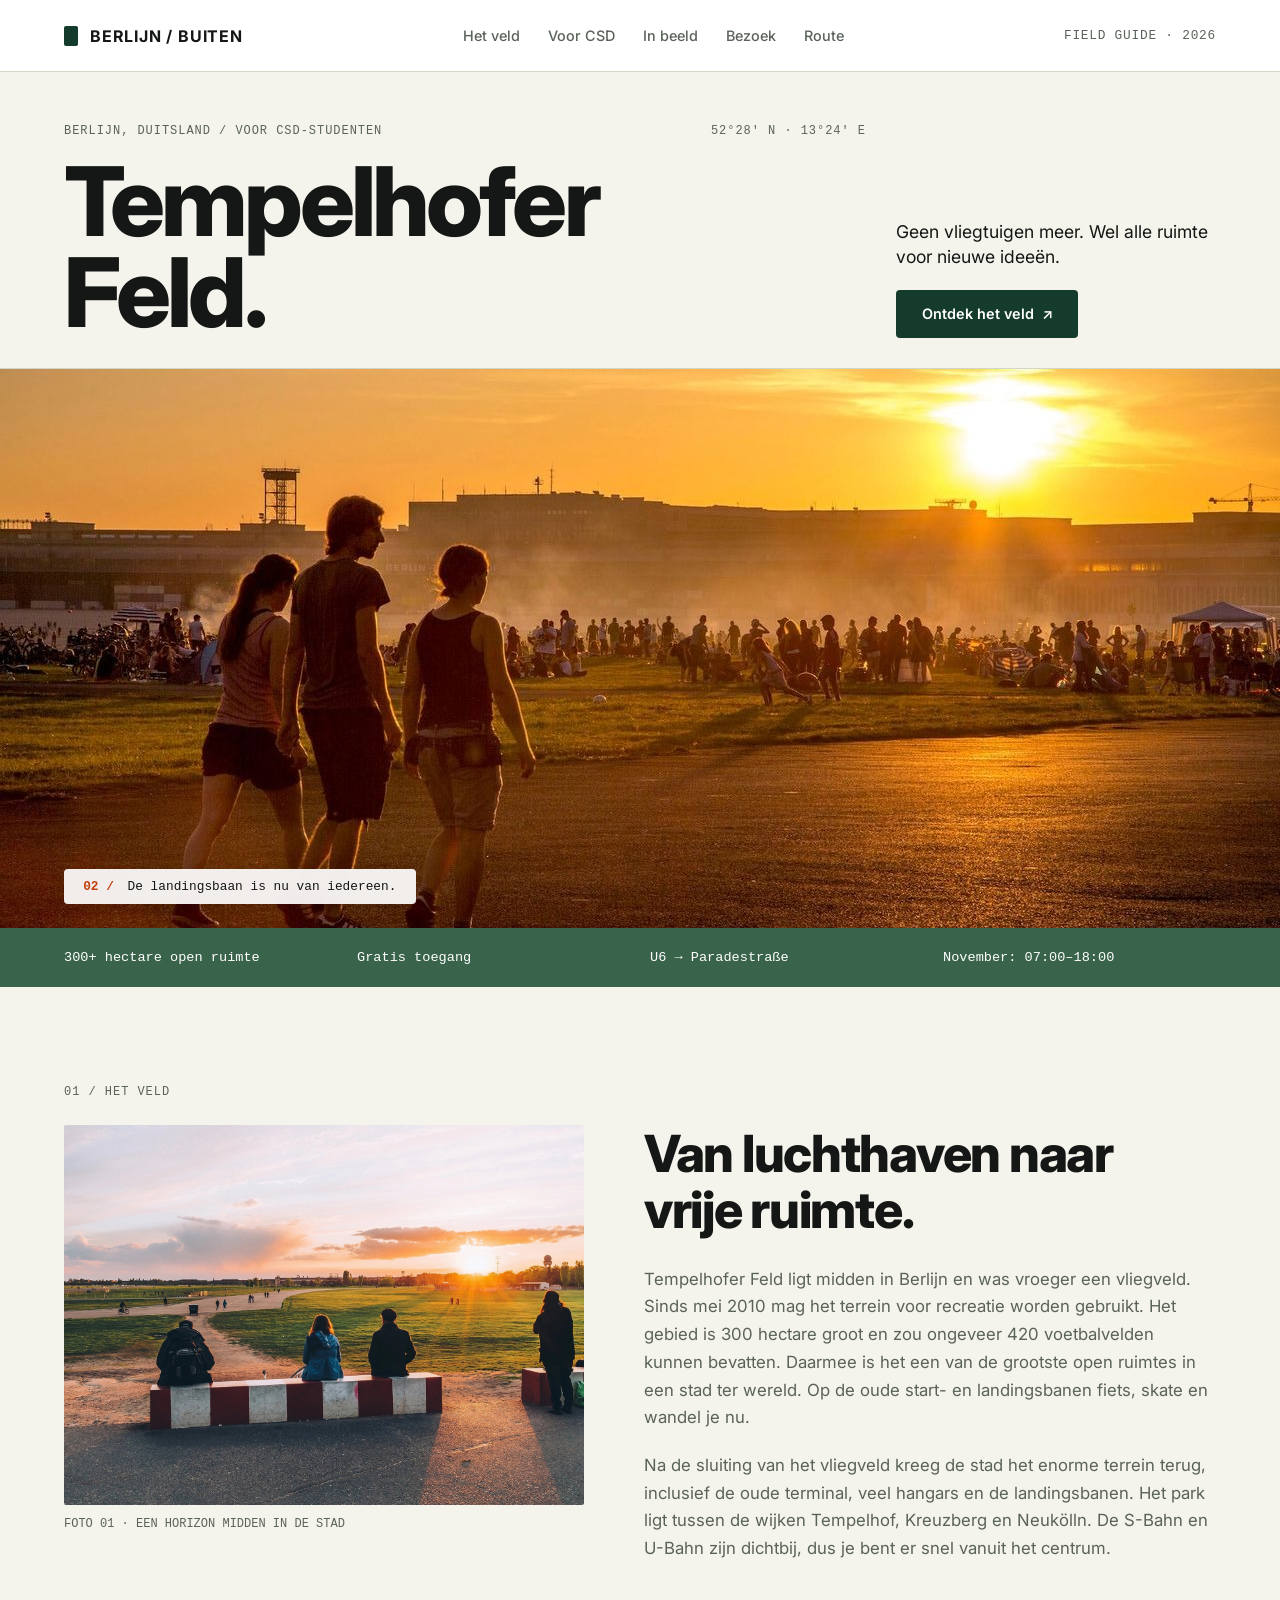
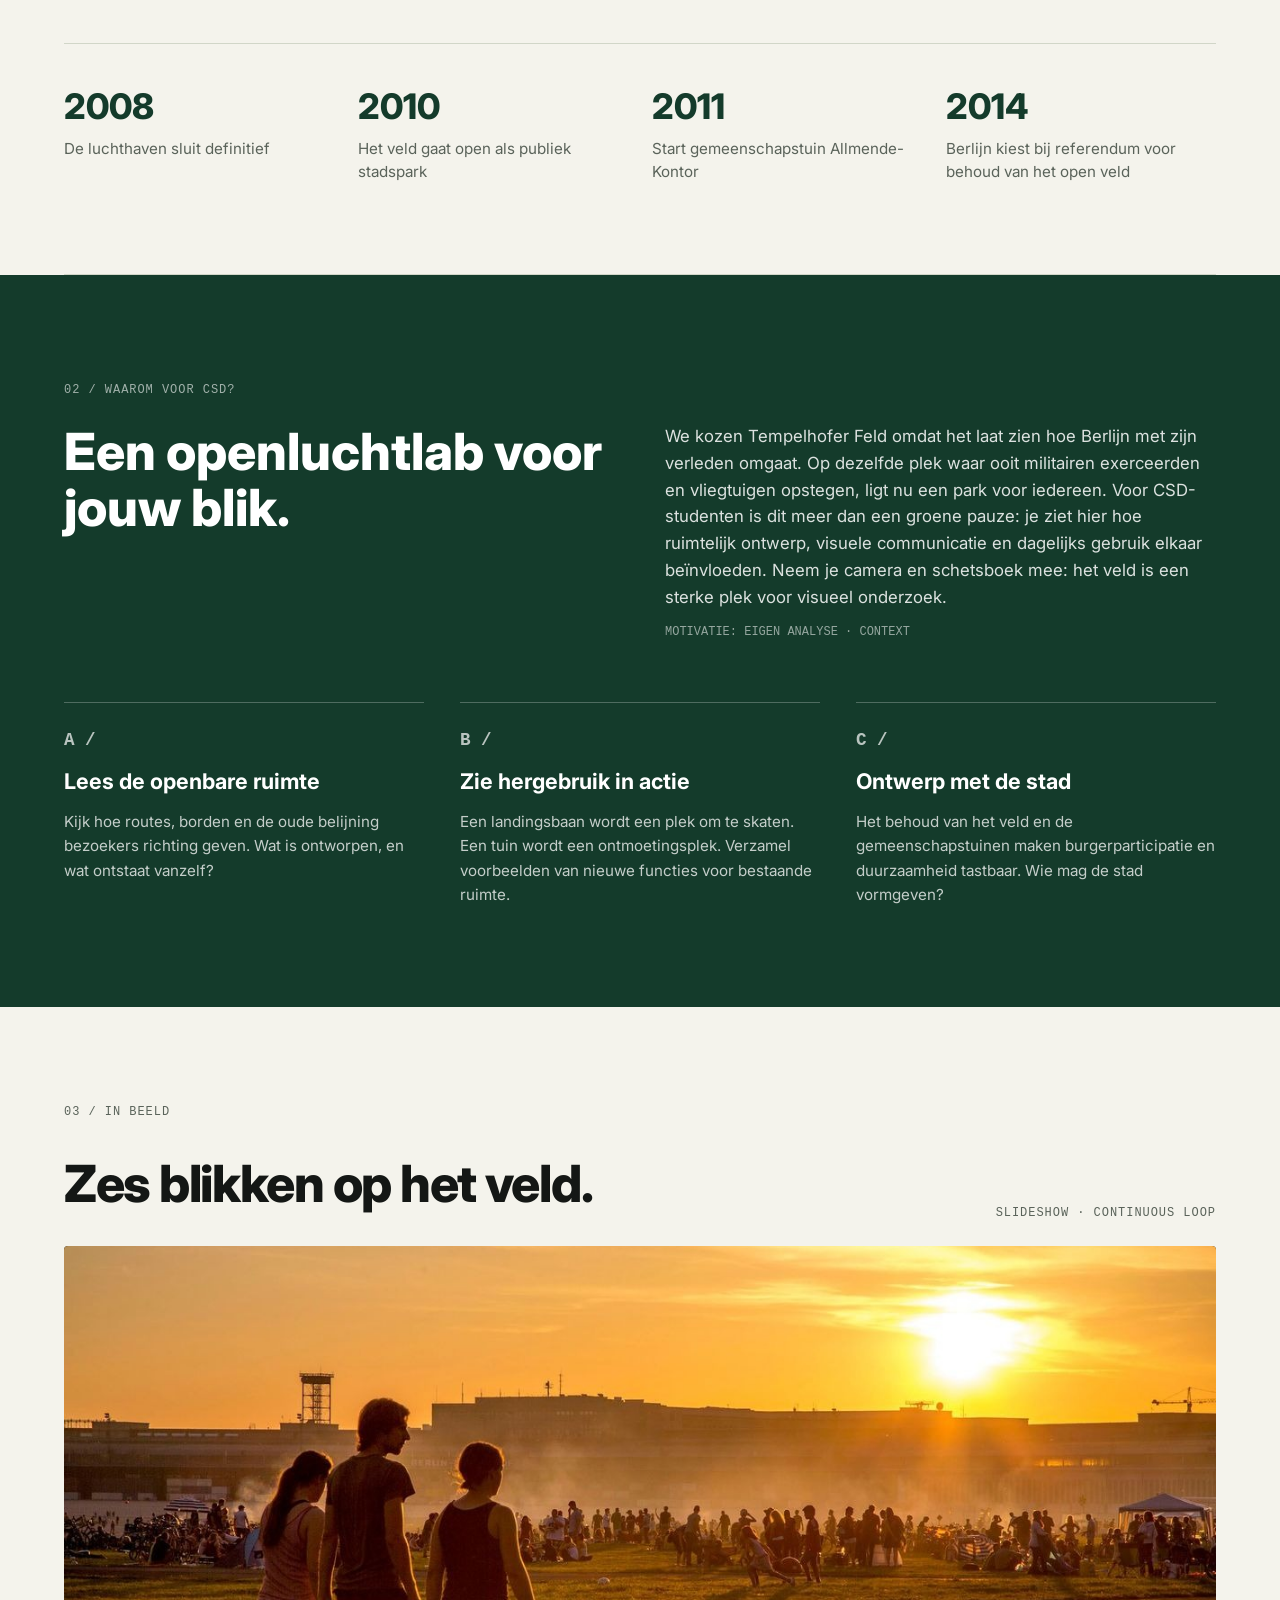
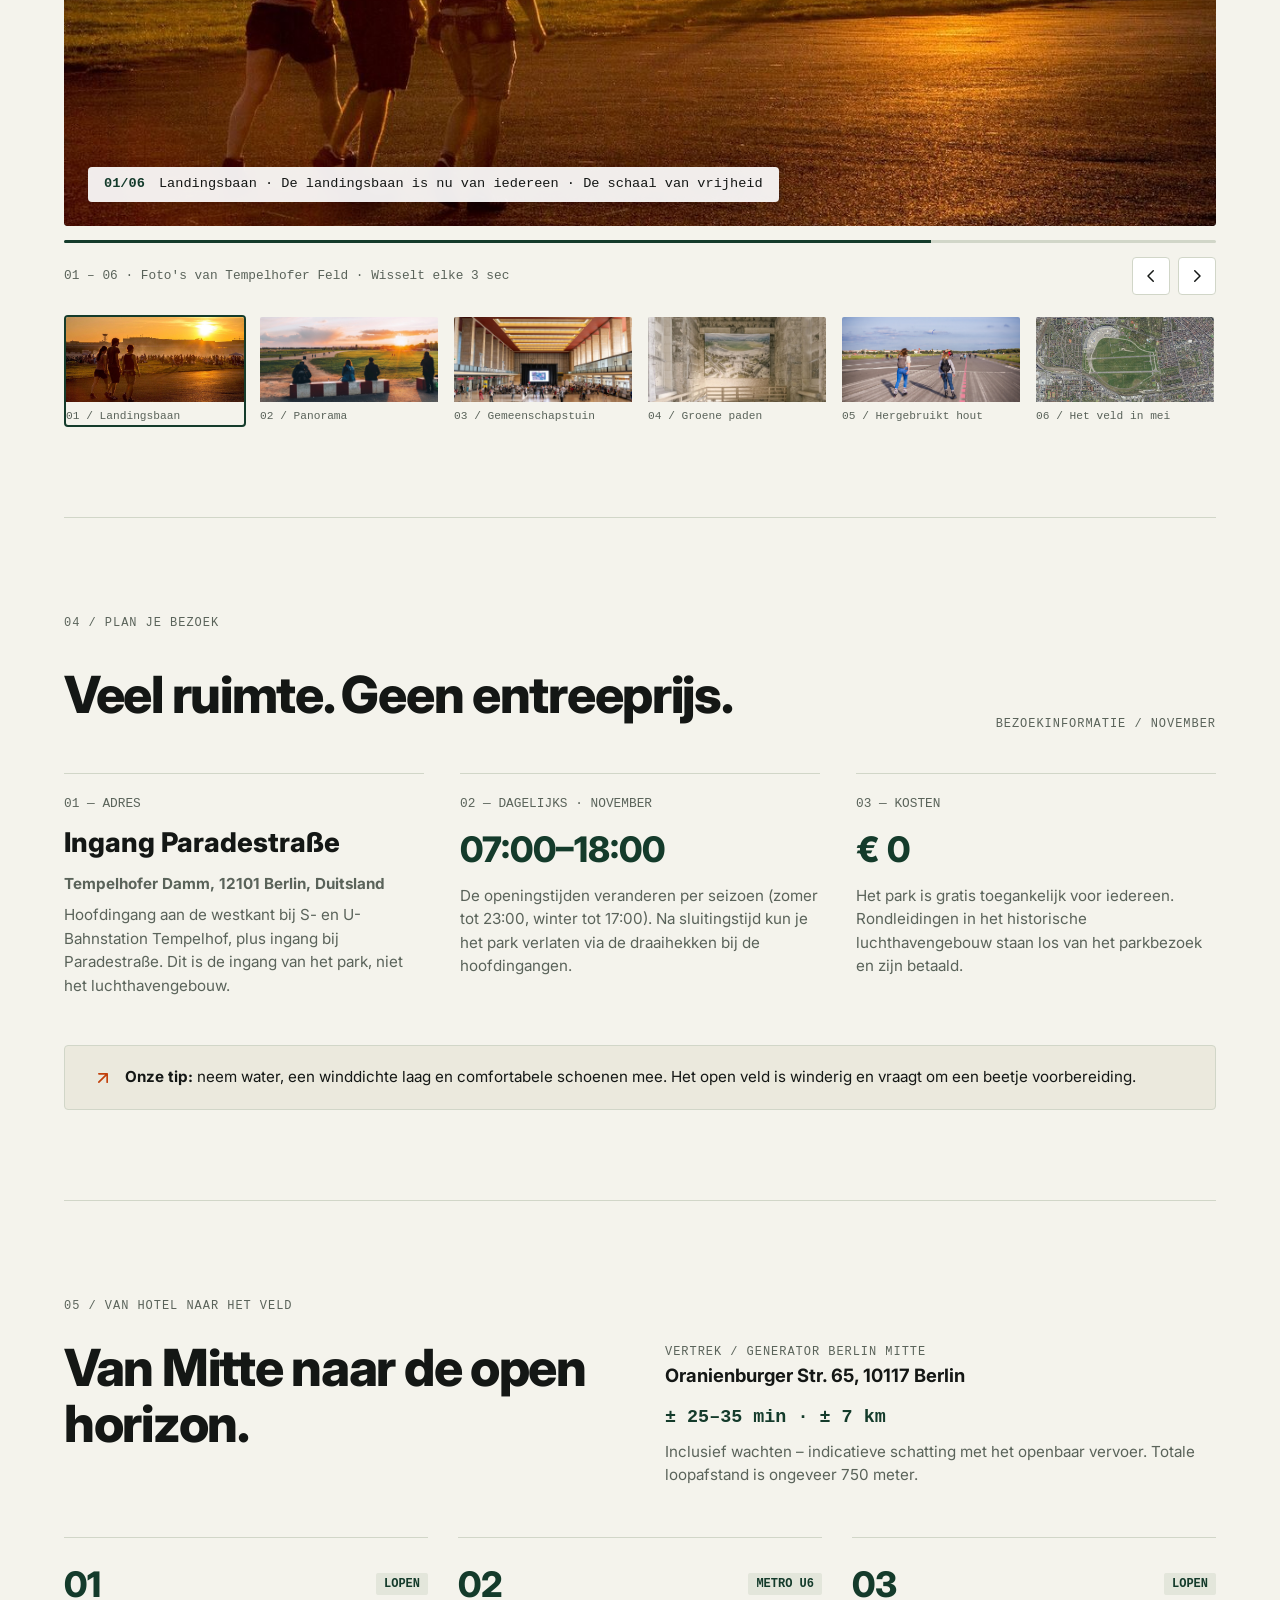
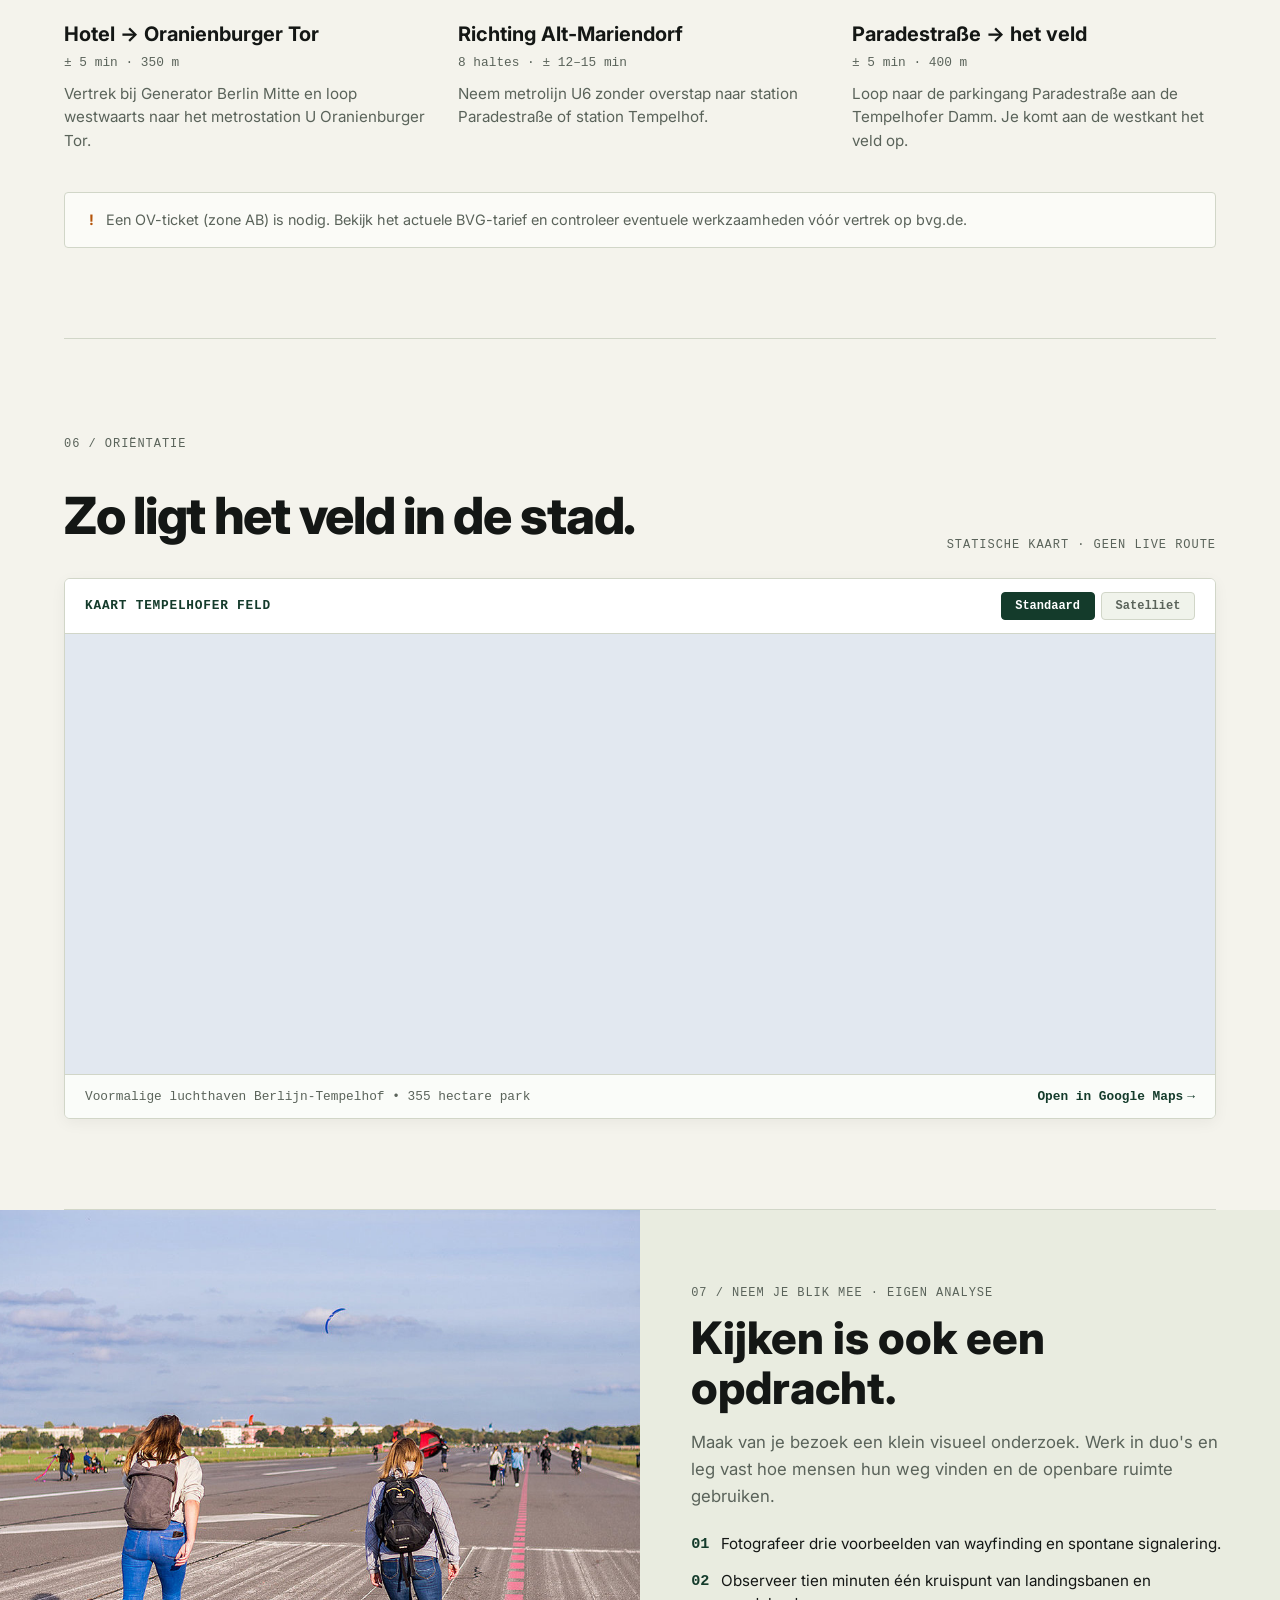
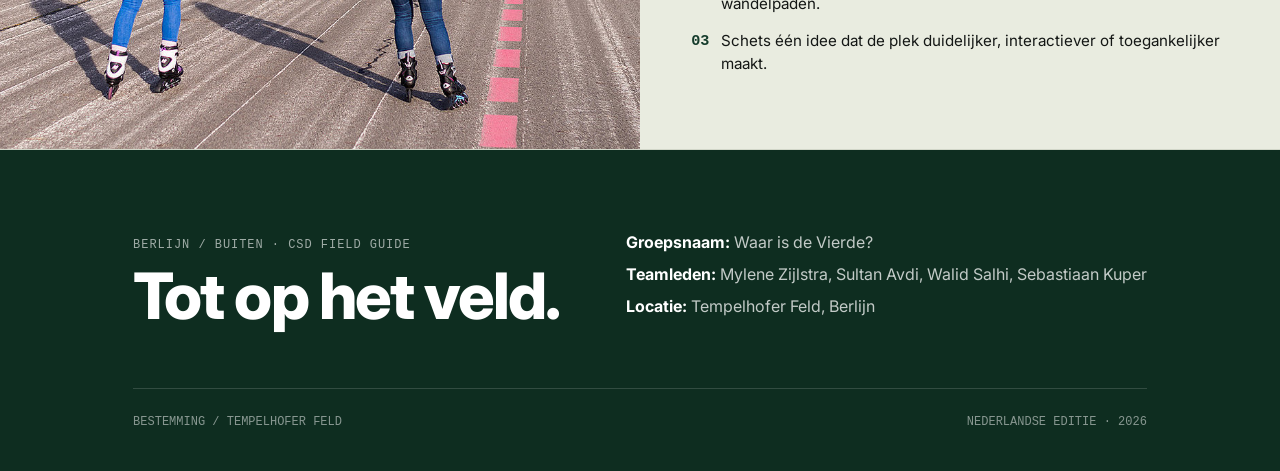
<file: index.html>
<!doctype html>
<html lang="nl">
<head>
  <meta charset="utf-8">
  <meta name="viewport" content="width=device-width, initial-scale=1">
  <title>Tempelhofer Feld — Berlin's Best Field Guide</title>
  <meta name="description" content="Tempelhofer Feld in Berlijn: een vliegveld als stadspark. Gids voor CSD-studenten met geschiedenis, praktische info, route en slideshow.">
  <link rel="preconnect" href="https://fonts.googleapis.com">
  <link rel="preconnect" href="https://fonts.gstatic.com" crossorigin>
  <link href="https://fonts.googleapis.com/css2?family=Inter:wght@400;500;600;700;800&display=swap" rel="stylesheet">
  <link rel="stylesheet" href="styles.css">
</head>
<body>

  <!-- ============================================================
       SITE HEADER MET HAMBURGER MENU
       ============================================================ -->
  <header class="site-header">
    <a href="#" class="brand">
      <span class="brand-icon"></span>
      <span>BERLIJN / BUITEN</span>
    </a>

    <!-- Desktop Navigatie -->
    <nav class="navigation" aria-label="Hoofdnavigatie">
      <a href="#veld">Het veld</a>
      <a href="#csd">Voor CSD</a>
      <a href="#beeld">In beeld</a>
      <a href="#bezoek">Bezoek</a>
      <a href="#route">Route</a>
    </nav>

    <div class="header-action">
      <span>FIELD GUIDE · 2026</span>
    </div>

    <!-- Hamburger Knop voor Mobiel -->
    <button class="hamburger-btn" id="hamburger-btn" aria-label="Menu openen of sluiten" aria-expanded="false">
      <svg fill="none" stroke="currentColor" viewBox="0 0 24 24">
        <path stroke-linecap="round" stroke-linejoin="round" stroke-width="2" d="M4 6h16M4 12h16M4 18h16"></path>
      </svg>
    </button>
  </header>

  <!-- Mobiel Navigatiemenu -->
  <div class="mobile-nav" id="mobile-nav">
    <a href="#veld">Het veld</a>
    <a href="#csd">Voor CSD</a>
    <a href="#beeld">In beeld</a>
    <a href="#bezoek">Bezoek</a>
    <a href="#route">Route</a>
  </div>

  <main>
    <!-- ============================================================
         HERO SECTIE
         ============================================================ -->
    <section class="hero">
      <div class="section-wrap">
        <div class="hero-header-grid">
          <div class="hero-title-area">
            <div class="hero-meta-top">
              <span class="mono-tag">BERLIJN, DUITSLAND / VOOR CSD-STUDENTEN</span>
              <span class="mono-tag">52°28' N · 13°24' E</span>
            </div>
            <h1>Tempelhofer<br>Feld.</h1>
          </div>
          <div class="hero-aside">
            <p>Geen vliegtuigen meer. Wel alle ruimte voor nieuwe ideeën.</p>
            <a href="#veld" class="btn-primary">
              <span>Ontdek het veld</span>
              <span>↗</span>
            </a>
          </div>
        </div>
      </div>

      <!-- Grote Hero Foto met Floating Pill -->
      <div class="hero-banner-image">
        <img src="img/foto2.jpg" alt="Startbaan Tempelhofer Feld met weidse lucht" onerror="this.src='documenten/img/foto2.jpg'">
        <div class="floating-pill">
          <span>02 /</span> De landingsbaan is nu van iedereen.
        </div>
      </div>

      <!-- Groene Stats Balk onder Hero -->
      <div class="hero-stats-band">
        <div>300+ hectare open ruimte</div>
        <div>Gratis toegang</div>
        <div>U6 → Paradestraße</div>
        <div>November: 07:00–18:00</div>
      </div>
    </section>

    <!-- ============================================================
         SECTIE 01: HET VELD (Omschrijving & Timeline)
         ============================================================ -->
    <section class="section-intro-block section-wrap" id="veld">
      <div class="section-top-label">
        <span class="mono-tag">01 / HET VELD</span>
      </div>

      <div class="intro-two-cols">
        <div class="intro-image-card">
          <img src="img/foto3.jpg" alt="Panorama over de velden van Tempelhof" onerror="this.src='documenten/img/foto3.jpg'">
          <div class="image-subcaption">
            FOTO 01 · EEN HORIZON MIDDEN IN DE STAD
          </div>
        </div>

        <div class="intro-text-side">
          <h2>Van luchthaven naar vrije ruimte.</h2>
          <p>
            Tempelhofer Feld ligt midden in Berlijn en was vroeger een vliegveld. Sinds mei 2010 mag het terrein voor recreatie worden gebruikt. Het gebied is 300 hectare groot en zou ongeveer 420 voetbalvelden kunnen bevatten. Daarmee is het een van de grootste open ruimtes in een stad ter wereld. Op de oude start- en landingsbanen fiets, skate en wandel je nu.
          </p>
          <p>
            Na de sluiting van het vliegveld kreeg de stad het enorme terrein terug, inclusief de oude terminal, veel hangars en de landingsbanen. Het park ligt tussen de wijken Tempelhof, Kreuzberg en Neukölln. De S-Bahn en U-Bahn zijn dichtbij, dus je bent er snel vanuit het centrum.
          </p>
        </div>
      </div>

      <!-- Timeline -->
      <div class="timeline-grid">
        <div class="timeline-item">
          <h3>2008</h3>
          <p>De luchthaven sluit definitief</p>
        </div>
        <div class="timeline-item">
          <h3>2010</h3>
          <p>Het veld gaat open als publiek stadspark</p>
        </div>
        <div class="timeline-item">
          <h3>2011</h3>
          <p>Start gemeenschapstuin Allmende-Kontor</p>
        </div>
        <div class="timeline-item">
          <h3>2014</h3>
          <p>Berlijn kiest bij referendum voor behoud van het open veld</p>
        </div>
      </div>
    </section>

    <!-- ============================================================
         SECTIE 02: WAAROM VOOR CSD? (Motivatie / Donkergroene Band)
         ============================================================ -->
    <section class="feature-band" id="csd">
      <div class="section-wrap">
        <div class="section-top-label">
          <span class="mono-tag" style="color: rgba(255,255,255,0.6);">02 / WAAROM VOOR CSD?</span>
        </div>

        <div class="feature-top-flex">
          <h2>Een openluchtlab voor jouw blik.</h2>
          <div class="feature-top-right">
            <p>
              We kozen Tempelhofer Feld omdat het laat zien hoe Berlijn met zijn verleden omgaat. Op dezelfde plek waar ooit militairen exerceerden en vliegtuigen opstegen, ligt nu een park voor iedereen. Voor CSD-studenten is dit meer dan een groene pauze: je ziet hier hoe ruimtelijk ontwerp, visuele communicatie en dagelijks gebruik elkaar beïnvloeden. Neem je camera en schetsboek mee: het veld is een sterke plek voor visueel onderzoek.
            </p>
            <div class="mono-sub">MOTIVATIE: EIGEN ANALYSE · CONTEXT</div>
          </div>
        </div>

        <div class="feature-three-cols">
          <div class="feature-col">
            <div class="col-tag">A /</div>
            <h3>Lees de openbare ruimte</h3>
            <p>Kijk hoe routes, borden en de oude belijning bezoekers richting geven. Wat is ontworpen, en wat ontstaat vanzelf?</p>
          </div>

          <div class="feature-col">
            <div class="col-tag">B /</div>
            <h3>Zie hergebruik in actie</h3>
            <p>Een landingsbaan wordt een plek om te skaten. Een tuin wordt een ontmoetingsplek. Verzamel voorbeelden van nieuwe functies voor bestaande ruimte.</p>
          </div>

          <div class="feature-col">
            <div class="col-tag">C /</div>
            <h3>Ontwerp met de stad</h3>
            <p>Het behoud van het veld en de gemeenschapstuinen maken burgerparticipatie en duurzaamheid tastbaar. Wie mag de stad vormgeven?</p>
          </div>
        </div>
      </div>
    </section>

    <!-- ============================================================
         SECTIE 03: IN BEELD (SLIDESHOW MET 6 FOTO'S & THUMBNAILS)
         ============================================================ -->
    <section class="gallery-section section-wrap" id="beeld">
      <div class="section-top-label">
        <span class="mono-tag">03 / IN BEELD</span>
      </div>

      <div class="gallery-header-flex">
        <h2>Zes blikken op het veld.</h2>
        <span class="mono-tag">SLIDESHOW · CONTINUOUS LOOP</span>
      </div>

      <!-- Slideshow Component -->
      <div class="slideshow-block">
        <!-- Viewport met slides -->
        <div class="slideshow-viewport" id="gallery-viewport">
          <div class="slideshow-track" id="gallery-track">
            <!-- Dynamisch gevuld door slideshow.js met foto2.jpg t/m foto7.jpg -->
          </div>

          <!-- Caption Badge over de slide -->
          <div class="slide-overlay-badge" id="slide-badge">
            <strong>01/06</strong> Landingsbaan · De landingsbaan is nu van iedereen
          </div>
        </div>

        <!-- 3-Seconden Voortgangsbalk -->
        <div class="gallery-progress">
          <div class="gallery-progress-bar" id="gallery-progress-bar"></div>
        </div>

        <!-- Controls balk onder de viewport -->
        <div class="gallery-meta-controls">
          <div>01 – 06 · Foto's van Tempelhofer Feld · Wisselt elke 3 sec</div>
          <div class="gallery-nav-buttons">
            <button class="icon-nav-btn" id="gallery-prev-btn" aria-label="Vorige foto">
              <svg fill="none" stroke="currentColor" viewBox="0 0 24 24">
                <path stroke-linecap="round" stroke-linejoin="round" stroke-width="2" d="M15 19l-7-7 7-7"></path>
              </svg>
            </button>
            <button class="icon-nav-btn" id="gallery-next-btn" aria-label="Volgende foto">
              <svg fill="none" stroke="currentColor" viewBox="0 0 24 24">
                <path stroke-linecap="round" stroke-linejoin="round" stroke-width="2" d="M9 5l7 7-7 7"></path>
              </svg>
            </button>
          </div>
        </div>

        <!-- 6 Thumbnails Onder de Slideshow -->
        <div class="gallery-thumbnails-grid">
          <div class="thumb-card active" data-index="0">
            <img src="img/foto2.jpg" alt="01 Landingsbaan" onerror="this.src='documenten/img/foto2.jpg'">
            <span>01 / Landingsbaan</span>
          </div>
          <div class="thumb-card" data-index="1">
            <img src="img/foto3.jpg" alt="02 Panorama" onerror="this.src='documenten/img/foto3.jpg'">
            <span>02 / Panorama</span>
          </div>
          <div class="thumb-card" data-index="2">
            <img src="img/foto4.jpg" alt="03 Gemeenschapstuin" onerror="this.src='documenten/img/foto4.jpg'">
            <span>03 / Gemeenschapstuin</span>
          </div>
          <div class="thumb-card" data-index="3">
            <img src="img/foto5.jpg" alt="04 Groene paden" onerror="this.src='documenten/img/foto5.jpg'">
            <span>04 / Groene paden</span>
          </div>
          <div class="thumb-card" data-index="4">
            <img src="img/foto6.jpg" alt="05 Hergebruikt hout" onerror="this.src='documenten/img/foto6.jpg'">
            <span>05 / Hergebruikt hout</span>
          </div>
          <div class="thumb-card" data-index="5">
            <img src="img/foto7.jpg" alt="06 Het veld in mei" onerror="this.src='documenten/img/foto7.jpg'">
            <span>06 / Het veld in mei</span>
          </div>
        </div>
      </div>
    </section>

    <!-- ============================================================
         SECTIE 04: PLAN JE BEZOEK (Praktische Informatie)
         ============================================================ -->
    <section class="visit-section section-wrap" id="bezoek">
      <div class="section-top-label">
        <span class="mono-tag">04 / PLAN JE BEZOEK</span>
      </div>

      <div class="visit-header-flex">
        <h2>Veel ruimte. Geen entreeprijs.</h2>
        <span class="mono-tag">BEZOEKINFORMATIE / NOVEMBER</span>
      </div>

      <div class="visit-cards-grid">
        <!-- Kaart 01: Adres -->
        <div class="visit-card">
          <div class="card-num">01 — ADRES</div>
          <h3>Ingang Paradestraße</h3>
          <p><strong>Tempelhofer Damm, 12101 Berlin, Duitsland</strong></p>
          <p>
            Hoofdingang aan de westkant bij S- en U-Bahnstation Tempelhof, plus ingang bij Paradestraße. Dit is de ingang van het park, niet het luchthavengebouw.
          </p>
        </div>

        <!-- Kaart 02: Openingstijden -->
        <div class="visit-card">
          <div class="card-num">02 — DAGELIJKS · NOVEMBER</div>
          <div class="highlight-stat">07:00–18:00</div>
          <p>
            De openingstijden veranderen per seizoen (zomer tot 23:00, winter tot 17:00). Na sluitingstijd kun je het park verlaten via de draaihekken bij de hoofdingangen.
          </p>
        </div>

        <!-- Kaart 03: Kosten -->
        <div class="visit-card">
          <div class="card-num">03 — KOSTEN</div>
          <div class="highlight-stat">€ 0</div>
          <p>
            Het park is gratis toegankelijk voor iedereen. Rondleidingen in het historische luchthavengebouw staan los van het parkbezoek en zijn betaald.
          </p>
        </div>
      </div>

      <!-- Tip Banner -->
      <div class="tip-banner">
        <svg fill="none" stroke="currentColor" viewBox="0 0 24 24">
          <path stroke-linecap="round" stroke-linejoin="round" stroke-width="2" d="M7 17L17 7M17 7H7M17 7V17"></path>
        </svg>
        <span><strong>Onze tip:</strong> neem water, een winddichte laag en comfortabele schoenen mee. Het open veld is winderig en vraagt om een beetje voorbereiding.</span>
      </div>
    </section>

    <!-- ============================================================
         SECTIE 05: VAN MITTE NAAR HET VELD (Route)
         ============================================================ -->
    <section class="route-section section-wrap" id="route">
      <div class="section-top-label">
        <span class="mono-tag">05 / VAN HOTEL NAAR HET VELD</span>
      </div>

      <div class="route-top-grid">
        <h2>Van Mitte naar de open horizon.</h2>
        <div class="route-origin-card">
          <span class="mono-tag">VERTREK / GENERATOR BERLIN MITTE</span>
          <h4>Oranienburger Str. 65, 10117 Berlin</h4>
          <div class="route-stat-badge">± 25–35 min · ± 7 km</div>
          <p>Inclusief wachten – indicatieve schatting met het openbaar vervoer. Totale loopafstand is ongeveer 750 meter.</p>
        </div>
      </div>

      <div class="route-steps-grid">
        <!-- Stap 01 -->
        <div class="route-step-card">
          <div class="step-header-row">
            <span class="step-num">01</span>
            <span class="step-mode">LOPEN</span>
          </div>
          <h3>Hotel → Oranienburger Tor</h3>
          <div class="step-sub">± 5 min · 350 m</div>
          <p>Vertrek bij Generator Berlin Mitte en loop westwaarts naar het metrostation U Oranienburger Tor.</p>
        </div>

        <!-- Stap 02 -->
        <div class="route-step-card">
          <div class="step-header-row">
            <span class="step-num">02</span>
            <span class="step-mode">METRO U6</span>
          </div>
          <h3>Richting Alt-Mariendorf</h3>
          <div class="step-sub">8 haltes · ± 12–15 min</div>
          <p>Neem metrolijn U6 zonder overstap naar station Paradestraße of station Tempelhof.</p>
        </div>

        <!-- Stap 03 -->
        <div class="route-step-card">
          <div class="step-header-row">
            <span class="step-num">03</span>
            <span class="step-mode">LOPEN</span>
          </div>
          <h3>Paradestraße → het veld</h3>
          <div class="step-sub">± 5 min · 400 m</div>
          <p>Loop naar de parkingang Paradestraße aan de Tempelhofer Damm. Je komt aan de westkant het veld op.</p>
        </div>
      </div>

      <!-- OV Alert Banner -->
      <div class="alert-banner">
        <span>!</span>
        <p>Een OV-ticket (zone AB) is nodig. Bekijk het actuele BVG-tarief en controleer eventuele werkzaamheden vóór vertrek op bvg.de.</p>
      </div>
    </section>

    <!-- ============================================================
         SECTIE 06: ORIËNTATIE & KAART (Placeholder)
         ============================================================ -->
    <section class="map-section section-wrap">
      <div class="section-top-label">
        <span class="mono-tag">06 / ORIËNTATIE</span>
      </div>

      <div class="map-header-flex">
        <h2>Zo ligt het veld in de stad.</h2>
        <span class="mono-tag">STATISCHE KAART · GEEN LIVE ROUTE</span>
      </div>

      <!-- Interactieve Google Maps Kaart (Walid Salhi) -->
      <div class="map-wrapper">
        <div class="map-bar">
          <span class="map-bar-title">Kaart Tempelhofer Feld</span>
          <div class="map-toggle-group">
            <button class="toggle-btn active" id="btn-view-feld">Standaard</button>
            <button class="toggle-btn" id="btn-view-sat">Satelliet</button>
          </div>
        </div>

        <div class="iframe-holder">
          <iframe 
            id="google-maps-frame"
            title="Google Maps kaart van Tempelhofer Feld"
            src="https://maps.google.com/maps?q=Tempelhofer%20Feld%2C%20Berlin&amp;hl=nl&amp;t=&amp;z=14&amp;ie=UTF8&amp;iwloc=&amp;output=embed"
            width="100%" 
            height="100%" 
            style="border:0;" 
            allowfullscreen="" 
            loading="lazy" 
            referrerpolicy="no-referrer-when-downgrade">
          </iframe>
        </div>

        <div class="map-footer">
          <span>Voormalige luchthaven Berlijn-Tempelhof &bull; 355 hectare park</span>
          <a href="https://www.google.com/maps/place/Tempelhofer+Feld" target="_blank" rel="noopener noreferrer" class="link-gmaps">
            <span>Open in Google Maps</span>
            <span>&rarr;</span>
          </a>
        </div>
      </div>
    </section>

    <!-- ============================================================
         SECTIE 07: ONDERZOEKSOPDRACHT
         ============================================================ -->
    <section class="closing-split">
      <div class="closing-image-side">
        <img src="img/foto6.jpg" alt="Hergebruikt hout en gemeenschapstuin Tempelhofer Feld" onerror="this.src='documenten/img/foto6.jpg'">
      </div>

      <div class="closing-text-side">
        <span class="mono-tag">07 / NEEM JE BLIK MEE · EIGEN ANALYSE</span>
        <h2>Kijken is ook een opdracht.</h2>
        <p>
          Maak van je bezoek een klein visueel onderzoek. Werk in duo's en leg vast hoe mensen hun weg vinden en de openbare ruimte gebruiken.
        </p>

        <div class="assignment-steps">
          <div class="assignment-step">
            <strong>01</strong>
            <span>Fotografeer drie voorbeelden van wayfinding en spontane signalering.</span>
          </div>
          <div class="assignment-step">
            <strong>02</strong>
            <span>Observeer tien minuten één kruispunt van landingsbanen en wandelpaden.</span>
          </div>
          <div class="assignment-step">
            <strong>03</strong>
            <span>Schets één idee dat de plek duidelijker, interactiever of toegankelijker maakt.</span>
          </div>
        </div>
      </div>
    </section>
  </main>

  <!-- ============================================================
       SITE FOOTER
       ============================================================ -->
  <footer class="site-footer">
    <div class="section-wrap">
      <div class="footer-top">
        <div>
          <span class="mono-tag" style="color: rgba(255,255,255,0.6);">BERLIJN / BUITEN · CSD FIELD GUIDE</span>
          <h2 style="margin-top: 10px;">Tot op het veld.</h2>
        </div>

        <div class="footer-col-right">
          <div><strong>Groepsnaam:</strong> Waar is de Vierde?</div>
          <div><strong>Teamleden:</strong> Mylene Zijlstra, Sultan Avdi, Walid Salhi, Sebastiaan Kuper</div>
          <div><strong>Locatie:</strong> Tempelhofer Feld, Berlijn</div>
        </div>
      </div>

      <div class="footer-bottom">
        <div>BESTEMMING / TEMPELHOFER FELD</div>
        <div>NEDERLANDSE EDITIE · 2026</div>
      </div>
    </div>
  </footer>

  <!-- Scripts -->
  <script src="slideshow.js"></script>
</body>
</html>
</file>
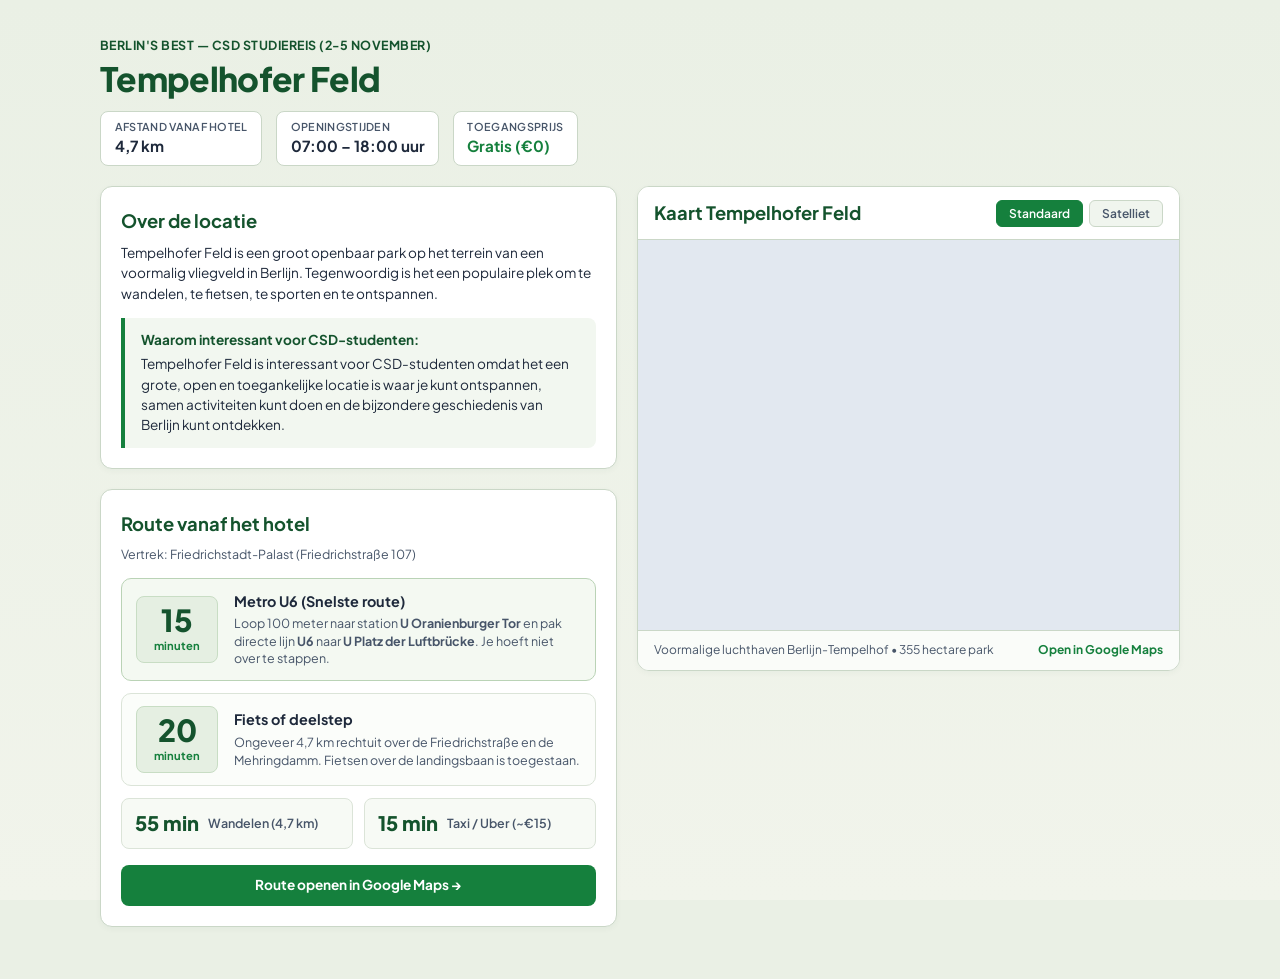
<file: website/html/walid.html>
<!DOCTYPE html>
<html lang="nl">
<head>
  <meta charset="UTF-8">
  <meta name="viewport" content="width=device-width, initial-scale=1.0">
  <title>Tempelhofer Feld - Berlin's Best</title>
  <meta name="description" content="Informatie, routebeschrijving vanaf hotel en kaart van Tempelhofer Feld in Berlijn.">
  
  <link rel="preconnect" href="https://fonts.googleapis.com">
  <link rel="preconnect" href="https://fonts.gstatic.com" crossorigin>
  <link href="https://fonts.googleapis.com/css2?family=Plus+Jakarta+Sans:wght@400;500;600;700;800&display=swap" rel="stylesheet">
  
  <link rel="stylesheet" href="../css/walid.css">
</head>
<body>

  <main class="page-container">
    
    <!-- Header -->
    <header class="page-header">
      <span class="sub-badge">Berlin's Best — CSD Studiereis (2-5 november)</span>
      <h1 class="page-title">Tempelhofer Feld</h1>
      
      <div class="meta-strip">
        <div class="meta-item">
          <span class="meta-label">Afstand vanaf hotel</span>
          <span class="meta-value">4,7 km</span>
        </div>
        <div class="meta-item">
          <span class="meta-label">Openingstijden</span>
          <span class="meta-value">07:00 – 18:00 uur</span>
        </div>
        <div class="meta-item">
          <span class="meta-label">Toegangsprijs</span>
          <span class="meta-value text-green">Gratis (€0)</span>
        </div>
      </div>
    </header>

    <!-- Content Grid -->
    <div class="main-layout">
      
      <!-- Linkerzijde: Informatie & Route -->
      <div class="info-column">
        
        <!-- Informatie -->
        <section class="content-box">
          <h2 class="box-heading">Over de locatie</h2>
          <p class="body-text">
            Tempelhofer Feld is een groot openbaar park op het terrein van een voormalig vliegveld in Berlijn. Tegenwoordig is het een populaire plek om te wandelen, te fietsen, te sporten en te ontspannen.
          </p>
          
          <div class="csd-box">
            <h3 class="csd-title">Waarom interessant voor CSD-studenten:</h3>
            <p class="body-text">
              Tempelhofer Feld is interessant voor CSD-studenten omdat het een grote, open en toegankelijke locatie is waar je kunt ontspannen, samen activiteiten kunt doen en de bijzondere geschiedenis van Berlijn kunt ontdekken.
            </p>
          </div>
        </section>

        <!-- Routebeschrijving met grote tijden -->
        <section class="content-box">
          <div class="route-header">
            <h2 class="box-heading">Route vanaf het hotel</h2>
            <p class="hotel-note">Vertrek: Friedrichstadt-Palast (Friedrichstraße 107)</p>
          </div>

          <div class="travel-cards">
            
            <!-- Metro -->
            <div class="travel-card highlighted">
              <div class="time-block">
                <span class="time-number">15</span>
                <span class="time-unit">minuten</span>
              </div>
              <div class="travel-info">
                <span class="travel-name">Metro U6 (Snelste route)</span>
                <p>Loop 100 meter naar station <strong>U Oranienburger Tor</strong> en pak directe lijn <strong>U6</strong> naar <strong>U Platz der Luftbrücke</strong>. Je hoeft niet over te stappen.</p>
              </div>
            </div>

            <!-- Fiets -->
            <div class="travel-card">
              <div class="time-block">
                <span class="time-number">20</span>
                <span class="time-unit">minuten</span>
              </div>
              <div class="travel-info">
                <span class="travel-name">Fiets of deelstep</span>
                <p>Ongeveer 4,7 km rechtuit over de Friedrichstraße en de Mehringdamm. Fietsen over de landingsbaan is toegestaan.</p>
              </div>
            </div>

            <!-- Lopen en Taxi compact -->
            <div class="travel-compact-row">
              <div class="compact-item">
                <span class="compact-time">55 min</span>
                <span class="compact-label">Wandelen (4,7 km)</span>
              </div>
              <div class="compact-item">
                <span class="compact-time">15 min</span>
                <span class="compact-label">Taxi / Uber (~€15)</span>
              </div>
            </div>

          </div>

          <a href="https://www.google.com/maps/dir/Friedrichstra%C3%9Fe+107,+10117+Berlin/Tempelhofer+Feld,+Berlin" target="_blank" rel="noopener noreferrer" class="route-btn">
            Route openen in Google Maps &rarr;
          </a>
        </section>

      </div>

      <!-- Rechterzijde: Google Maps Kaart -->
      <div class="map-column">
        <section class="content-box map-wrapper">
          <div class="map-bar">
            <h2 class="box-heading">Kaart Tempelhofer Feld</h2>
            <div class="map-toggle-group">
              <button class="toggle-btn active" id="btn-view-feld">Standaard</button>
              <button class="toggle-btn" id="btn-view-sat">Satelliet</button>
            </div>
          </div>

          <div class="iframe-holder">
            <iframe 
              id="google-maps-frame"
              title="Google Maps kaart van Tempelhofer Feld"
              src="https://maps.google.com/maps?q=Tempelhofer%20Feld%2C%20Berlin&amp;hl=nl&amp;t=&amp;z=14&amp;ie=UTF8&amp;iwloc=&amp;output=embed"
              width="100%" 
              height="390" 
              style="border:0;" 
              allowfullscreen="" 
              loading="lazy" 
              referrerpolicy="no-referrer-when-downgrade">
            </iframe>
          </div>

          <div class="map-footer">
            <p>Voormalige luchthaven Berlijn-Tempelhof &bull; 355 hectare park</p>
            <a href="https://www.google.com/maps/place/Tempelhofer+Feld" target="_blank" rel="noopener noreferrer" class="link-gmaps">
              Open in Google Maps
            </a>
          </div>
        </section>
      </div>

    </div>

  </main>

  <script src="../js/walid.js"></script>
</body>
</html>
</file>
<file: styles.css>
/* ============================================================
   BERLIJN / BUITEN - TEMPELHOFER FELD FIELD GUIDE
   Design conform Stitch / Figma specificaties
   ============================================================ */

:root {
  --paper: #f4f3ec;
  --white: #ffffff;
  --forest: #143b2b;
  --forest-dark: #0e2d20;
  --green-accent: #234d38;
  --green-light: #dce5d2;
  --green-tag: #88997c;
  --line: #d1d6c8;
  --text-main: #141715;
  --text-muted: #5a635a;
  --font-sans: 'Inter', -apple-system, BlinkMacSystemFont, 'Segoe UI', Roboto, sans-serif;
  --font-mono: 'SFMono-Regular', Consolas, 'Liberation Mono', Menlo, monospace;
}

* {
  box-sizing: border-box;
  margin: 0;
  padding: 0;
}

html {
  scroll-behavior: smooth;
}

body {
  font-family: var(--font-sans);
  background-color: var(--paper);
  color: var(--text-main);
  line-height: 1.5;
  -webkit-font-smoothing: antialiased;
}

/* Algemene Typografie & Utility */
.mono-tag {
  font-family: var(--font-mono);
  font-size: 0.75rem;
  letter-spacing: 0.08em;
  text-transform: uppercase;
  color: var(--text-muted);
}

.section-wrap {
  width: min(1200px, 90%);
  margin: 0 auto;
}

/* ============================================================
   SITE HEADER & HAMBURGER MENU
   ============================================================ */
.site-header {
  position: sticky;
  top: 0;
  z-index: 100;
  min-height: 72px;
  padding: 0 5vw;
  display: flex;
  align-items: center;
  justify-content: space-between;
  background: var(--white);
  border-bottom: 1px solid var(--line);
}

.brand {
  display: flex;
  align-items: center;
  gap: 12px;
  text-decoration: none;
  color: var(--text-main);
  font-weight: 700;
  font-size: 1rem;
  letter-spacing: 0.05em;
}

.brand-icon {
  width: 14px;
  height: 20px;
  background-color: var(--forest);
  border-radius: 2px;
}

.navigation {
  display: flex;
  align-items: center;
  gap: 28px;
}

.navigation a {
  text-decoration: none;
  color: var(--text-muted);
  font-size: 0.9rem;
  font-weight: 500;
  transition: color 0.2s ease;
}

.navigation a:hover {
  color: var(--forest);
}

.header-action {
  font-family: var(--font-mono);
  font-size: 0.8rem;
  color: var(--text-muted);
  letter-spacing: 0.06em;
}

/* Hamburger Knop (standaard verborgen op desktop) */
.hamburger-btn {
  display: none;
  background: transparent;
  border: none;
  cursor: pointer;
  padding: 8px;
  color: var(--text-main);
  z-index: 101;
}

.hamburger-btn svg {
  width: 26px;
  height: 26px;
  display: block;
}

/* Mobiel Menu Drawer */
.mobile-nav {
  display: none;
  position: fixed;
  top: 72px;
  left: 0;
  right: 0;
  background: var(--white);
  border-bottom: 2px solid var(--forest);
  padding: 1.5rem 6vw 2rem;
  flex-direction: column;
  gap: 1.25rem;
  z-index: 99;
  box-shadow: 0 20px 30px rgba(0,0,0,0.1);
}

.mobile-nav.open {
  display: flex;
}

.mobile-nav a {
  text-decoration: none;
  color: var(--text-main);
  font-size: 1.15rem;
  font-weight: 600;
  padding: 0.5rem 0;
  border-bottom: 1px solid var(--line);
}

/* ============================================================
   HERO SECTIE
   ============================================================ */
.hero {
  padding: 50px 0 0;
  background: var(--paper);
}

.hero-header-grid {
  display: flex;
  justify-content: space-between;
  align-items: flex-end;
  gap: 30px;
  margin-bottom: 30px;
}

.hero-title-area {
  flex: 1 1 60%;
}

.hero-meta-top {
  display: flex;
  justify-content: space-between;
  margin-bottom: 1rem;
}

.hero h1 {
  font-size: clamp(3rem, 7.5vw, 6.2rem);
  font-weight: 800;
  line-height: 0.95;
  letter-spacing: -0.04em;
  color: var(--text-main);
}

.hero-aside {
  flex: 0 0 320px;
  display: flex;
  flex-direction: column;
  align-items: flex-start;
  gap: 1.25rem;
}

.hero-aside p {
  font-size: 1.1rem;
  line-height: 1.4;
  color: var(--text-main);
}

.btn-primary {
  display: inline-flex;
  align-items: center;
  gap: 8px;
  background: var(--forest);
  color: #ffffff;
  padding: 0.85rem 1.6rem;
  border-radius: 4px;
  text-decoration: none;
  font-size: 0.9rem;
  font-weight: 600;
  transition: background 0.2s ease, transform 0.15s ease;
}

.btn-primary:hover {
  background: #1b4d38;
  transform: translateY(-1px);
}

.hero-banner-image {
  position: relative;
  width: 100%;
  height: clamp(340px, 50vw, 560px);
  overflow: hidden;
  border-top: 1px solid var(--line);
}

.hero-banner-image img {
  width: 100%;
  height: 100%;
  object-fit: cover;
  display: block;
}

.floating-pill {
  position: absolute;
  bottom: 24px;
  left: 5vw;
  background: rgba(255, 255, 255, 0.92);
  backdrop-filter: blur(8px);
  padding: 0.5rem 1.2rem;
  border-radius: 4px;
  font-family: var(--font-mono);
  font-size: 0.8rem;
  color: var(--text-main);
  box-shadow: 0 4px 15px rgba(0, 0, 0, 0.15);
}

.floating-pill span {
  color: #c2410c;
  font-weight: 700;
  margin-right: 6px;
}

/* Groene Stats Balk onder Hero */
.hero-stats-band {
  background: #39634b;
  color: #ffffff;
  padding: 1.2rem 5vw;
  display: grid;
  grid-template-columns: repeat(4, 1fr);
  gap: 20px;
  font-family: var(--font-mono);
  font-size: 0.85rem;
}

.hero-stats-band div {
  white-space: nowrap;
  overflow: hidden;
  text-overflow: ellipsis;
}

/* ============================================================
   SECTIE 01: HET VELD (Omschrijving & Timeline)
   ============================================================ */
.section-intro-block {
  padding: 90px 0;
  border-bottom: 1px solid var(--line);
}

.section-top-label {
  margin-bottom: 24px;
}

.intro-two-cols {
  display: grid;
  grid-template-columns: 1fr 1.1fr;
  gap: 60px;
  align-items: start;
  margin-bottom: 60px;
}

.intro-image-card {
  position: relative;
}

.intro-image-card img {
  width: 100%;
  height: 380px;
  object-fit: cover;
  display: block;
  border-radius: 2px;
}

.image-subcaption {
  margin-top: 10px;
  font-family: var(--font-mono);
  font-size: 0.75rem;
  color: var(--text-muted);
}

.intro-text-side h2 {
  font-size: clamp(2.2rem, 4vw, 3.4rem);
  font-weight: 800;
  line-height: 1.1;
  letter-spacing: -0.025em;
  margin-bottom: 1.75rem;
}

.intro-text-side p {
  font-size: 1.05rem;
  line-height: 1.65;
  color: var(--text-muted);
  margin-bottom: 1.25rem;
}

/* Timeline */
.timeline-grid {
  display: grid;
  grid-template-columns: repeat(4, 1fr);
  gap: 24px;
  padding-top: 36px;
  border-top: 1px solid var(--line);
}

.timeline-item h3 {
  font-size: 2.2rem;
  font-weight: 800;
  color: var(--forest);
  margin-bottom: 0.35rem;
}

.timeline-item p {
  font-size: 0.95rem;
  color: var(--text-muted);
}

/* ============================================================
   SECTIE 02: WAAROM VOOR CSD? (Donkergroene Band)
   ============================================================ */
.feature-band {
  background: var(--forest);
  color: #ffffff;
  padding: 100px 0;
}

.feature-top-flex {
  display: flex;
  justify-content: space-between;
  gap: 50px;
  margin-bottom: 60px;
}

.feature-top-flex h2 {
  font-size: clamp(2.2rem, 4vw, 3.2rem);
  font-weight: 800;
  line-height: 1.1;
  flex: 1 1 50%;
}

.feature-top-right {
  flex: 1 1 50%;
  font-size: 1.05rem;
  line-height: 1.6;
  color: rgba(255, 255, 255, 0.85);
}

.feature-top-right .mono-sub {
  margin-top: 12px;
  font-family: var(--font-mono);
  font-size: 0.75rem;
  color: rgba(255, 255, 255, 0.55);
}

.feature-three-cols {
  display: grid;
  grid-template-columns: repeat(3, 1fr);
  gap: 36px;
}

.feature-col {
  border-top: 1px solid rgba(255, 255, 255, 0.25);
  padding-top: 24px;
}

.col-tag {
  font-family: var(--font-mono);
  font-size: 1.1rem;
  font-weight: 600;
  margin-bottom: 0.75rem;
  color: rgba(255, 255, 255, 0.7);
}

.feature-col h3 {
  font-size: 1.35rem;
  font-weight: 700;
  margin-bottom: 0.75rem;
}

.feature-col p {
  font-size: 0.95rem;
  line-height: 1.6;
  color: rgba(255, 255, 255, 0.75);
}

/* ============================================================
   SECTIE 03: IN BEELD (SLIDESHOW MET 6 THUMBNAILS)
   ============================================================ */
.gallery-section {
  padding: 90px 0;
  background: var(--paper);
  border-bottom: 1px solid var(--line);
}

.gallery-header-flex {
  display: flex;
  justify-content: space-between;
  align-items: flex-end;
  margin-bottom: 24px;
}

.gallery-header-flex h2 {
  font-size: clamp(2.2rem, 4vw, 3.4rem);
  font-weight: 800;
  letter-spacing: -0.025em;
}

/* Slideshow Container */
.slideshow-block {
  position: relative;
  width: 100%;
}

.slideshow-viewport {
  position: relative;
  width: 100%;
  height: clamp(340px, 48vw, 580px);
  background: #111;
  overflow: hidden;
  border-radius: 4px;
  cursor: grab;
}

.slideshow-viewport:active {
  cursor: grabbing;
}

.slideshow-track {
  display: flex;
  height: 100%;
  width: 100%;
  transition: transform 0.5s cubic-bezier(0.25, 1, 0.5, 1);
}

.slide {
  flex: 0 0 100%;
  width: 100%;
  height: 100%;
  position: relative;
}

.slide img {
  width: 100%;
  height: 100%;
  object-fit: cover;
  display: block;
}

/* Slide Caption Badge op de foto */
.slide-overlay-badge {
  position: absolute;
  bottom: 24px;
  left: 24px;
  background: rgba(255, 255, 255, 0.92);
  backdrop-filter: blur(6px);
  padding: 0.45rem 1rem;
  border-radius: 4px;
  font-family: var(--font-mono);
  font-size: 0.85rem;
  color: var(--text-main);
  box-shadow: 0 4px 15px rgba(0, 0, 0, 0.15);
}

.slide-overlay-badge strong {
  color: var(--forest);
  margin-right: 6px;
}

/* Voortgangsbalkje */
.gallery-progress {
  width: 100%;
  height: 3px;
  background: var(--line);
  margin-top: 14px;
  border-radius: 2px;
  overflow: hidden;
}

.gallery-progress-bar {
  height: 100%;
  width: 0%;
  background: var(--forest);
  transition: width 0.05s linear;
}

/* Controls onder de foto: credits links, pijlen rechts */
.gallery-meta-controls {
  display: flex;
  justify-content: space-between;
  align-items: center;
  margin-top: 14px;
  font-family: var(--font-mono);
  font-size: 0.8rem;
  color: var(--text-muted);
}

.gallery-nav-buttons {
  display: flex;
  gap: 8px;
}

.icon-nav-btn {
  width: 38px;
  height: 38px;
  border: 1px solid var(--line);
  background: var(--white);
  color: var(--text-main);
  border-radius: 4px;
  display: flex;
  align-items: center;
  justify-content: center;
  cursor: pointer;
  transition: all 0.2s ease;
}

.icon-nav-btn:hover {
  background: var(--forest);
  color: #ffffff;
  border-color: var(--forest);
}

.icon-nav-btn svg {
  width: 18px;
  height: 18px;
}

/* 6 Thumbnails Onder de Slideshow */
.gallery-thumbnails-grid {
  display: grid;
  grid-template-columns: repeat(6, 1fr);
  gap: 12px;
  margin-top: 20px;
}

.thumb-card {
  cursor: pointer;
  border-radius: 4px;
  overflow: hidden;
  border: 2px solid transparent;
  transition: border-color 0.2s ease, transform 0.15s ease;
}

.thumb-card.active {
  border-color: var(--forest);
}

.thumb-card:hover {
  transform: translateY(-2px);
}

.thumb-card img {
  width: 100%;
  height: 85px;
  object-fit: cover;
  display: block;
}

.thumb-card span {
  display: block;
  font-family: var(--font-mono);
  font-size: 0.7rem;
  color: var(--text-muted);
  padding: 6px 0 0;
  white-space: nowrap;
  overflow: hidden;
  text-overflow: ellipsis;
}

/* ============================================================
   SECTIE 04: PLAN JE BEZOEK (Praktische Informatie)
   ============================================================ */
.visit-section {
  padding: 90px 0;
  border-bottom: 1px solid var(--line);
}

.visit-header-flex {
  display: flex;
  justify-content: space-between;
  align-items: flex-end;
  margin-bottom: 40px;
}

.visit-header-flex h2 {
  font-size: clamp(2.2rem, 4vw, 3.4rem);
  font-weight: 800;
  letter-spacing: -0.025em;
}

.visit-cards-grid {
  display: grid;
  grid-template-columns: repeat(3, 1fr);
  gap: 36px;
  margin-bottom: 40px;
}

.visit-card {
  border-top: 1px solid var(--line);
  padding-top: 20px;
}

.visit-card .card-num {
  font-family: var(--font-mono);
  font-size: 0.8rem;
  color: var(--text-muted);
  margin-bottom: 10px;
}

.visit-card h3 {
  font-size: 1.7rem;
  font-weight: 800;
  color: var(--text-main);
  margin-bottom: 0.5rem;
}

.visit-card .highlight-stat {
  font-size: 2.2rem;
  font-weight: 800;
  color: var(--forest);
  margin-bottom: 0.5rem;
}

.visit-card p {
  font-size: 0.95rem;
  color: var(--text-muted);
  line-height: 1.55;
  margin-bottom: 0.5rem;
}

/* Tip Banner */
.tip-banner {
  background: #ebe9dd;
  border: 1px solid var(--line);
  padding: 1.25rem 1.75rem;
  border-radius: 4px;
  display: flex;
  align-items: center;
  gap: 12px;
  font-size: 0.95rem;
  color: var(--text-main);
}

.tip-banner svg {
  width: 20px;
  height: 20px;
  color: #c2410c;
  flex-shrink: 0;
}

/* ============================================================
   SECTIE 05: VAN MITTE NAAR HET VELD (Routebeschrijving)
   ============================================================ */
.route-section {
  padding: 90px 0;
  border-bottom: 1px solid var(--line);
}

.route-top-grid {
  display: grid;
  grid-template-columns: 1fr 1fr;
  gap: 50px;
  margin-bottom: 50px;
}

.route-top-grid h2 {
  font-size: clamp(2.2rem, 4vw, 3.4rem);
  font-weight: 800;
  letter-spacing: -0.025em;
  line-height: 1.1;
}

.route-origin-card {
  font-size: 0.95rem;
  color: var(--text-muted);
}

.route-origin-card h4 {
  font-size: 1.15rem;
  color: var(--text-main);
  margin-bottom: 4px;
}

.route-stat-badge {
  display: inline-block;
  margin: 10px 0;
  font-family: var(--font-mono);
  font-weight: 700;
  color: var(--forest);
  font-size: 1.15rem;
}

.route-steps-grid {
  display: grid;
  grid-template-columns: repeat(3, 1fr);
  gap: 30px;
  margin-bottom: 40px;
}

.route-step-card {
  border-top: 1px solid var(--line);
  padding-top: 20px;
}

.step-header-row {
  display: flex;
  justify-content: space-between;
  align-items: center;
  margin-bottom: 8px;
}

.step-num {
  font-size: 2.2rem;
  font-weight: 800;
  color: var(--forest);
}

.step-mode {
  font-family: var(--font-mono);
  font-size: 0.75rem;
  background: #e3e6db;
  padding: 2px 8px;
  border-radius: 2px;
  color: var(--forest);
  font-weight: 600;
}

.route-step-card h3 {
  font-size: 1.25rem;
  font-weight: 700;
  margin-bottom: 4px;
}

.step-sub {
  font-family: var(--font-mono);
  font-size: 0.8rem;
  color: var(--text-muted);
  margin-bottom: 10px;
}

.route-step-card p {
  font-size: 0.95rem;
  color: var(--text-muted);
  line-height: 1.55;
}

.alert-banner {
  background: #fbfbf7;
  border: 1px solid var(--line);
  padding: 1rem 1.5rem;
  border-radius: 4px;
  display: flex;
  align-items: center;
  gap: 12px;
  font-size: 0.9rem;
  color: var(--text-muted);
}

.alert-banner span {
  font-weight: 700;
  color: #b45309;
}

/* ============================================================
   SECTIE 06: ORIËNTATIE & KAART (Placeholder)
   ============================================================ */
.map-section {
  padding: 90px 0;
  border-bottom: 1px solid var(--line);
}

.map-header-flex {
  display: flex;
  justify-content: space-between;
  align-items: flex-end;
  margin-bottom: 24px;
}

.map-header-flex h2 {
  font-size: clamp(2.2rem, 4vw, 3.4rem);
  font-weight: 800;
  letter-spacing: -0.025em;
}

.map-wrapper {
  background: var(--white);
  border: 1px solid var(--line);
  border-radius: 6px;
  overflow: hidden;
  box-shadow: 0 4px 15px rgba(0, 0, 0, 0.05);
}

.map-bar {
  display: flex;
  align-items: center;
  justify-content: space-between;
  padding: 0.85rem 1.25rem;
  border-bottom: 1px solid var(--line);
  background: var(--white);
}

.map-bar-title {
  font-family: var(--font-mono);
  font-size: 0.8rem;
  font-weight: 700;
  text-transform: uppercase;
  letter-spacing: 0.06em;
  color: var(--forest);
}

.map-toggle-group {
  display: flex;
  gap: 0.4rem;
}

.toggle-btn {
  background: #f0f3eb;
  border: 1px solid var(--line);
  color: var(--text-muted);
  font-family: var(--font-mono);
  font-size: 0.75rem;
  font-weight: 600;
  padding: 0.35rem 0.85rem;
  border-radius: 4px;
  cursor: pointer;
  transition: all 0.15s ease;
}

.toggle-btn:hover {
  color: var(--forest);
  background: #e4eadc;
}

.toggle-btn.active {
  background: var(--forest);
  border-color: var(--forest);
  color: #ffffff;
}

.iframe-holder {
  width: 100%;
  height: 440px;
  background: #e2e8f0;
}

#google-maps-frame {
  width: 100%;
  height: 100%;
  border: 0;
  display: block;
}

.map-footer {
  display: flex;
  align-items: center;
  justify-content: space-between;
  padding: 0.75rem 1.25rem;
  border-top: 1px solid var(--line);
  background: #fafcf9;
  font-size: 0.8rem;
  color: var(--text-muted);
  font-family: var(--font-mono);
}

.link-gmaps {
  color: var(--forest);
  font-weight: 700;
  text-decoration: none;
  display: inline-flex;
  align-items: center;
  gap: 4px;
}

.link-gmaps:hover {
  text-decoration: underline;
}

/* ============================================================
   SECTIE 07: ONDERZOEKSOPDRACHT (Closing)
   ============================================================ */
.closing-split {
  display: grid;
  grid-template-columns: 1fr 1fr;
  min-height: 540px;
  background: #e9ece0;
  border-bottom: 1px solid var(--line);
}

.closing-image-side img {
  width: 100%;
  height: 100%;
  object-fit: cover;
  display: block;
}

.closing-text-side {
  padding: 70px 8%;
  display: flex;
  flex-direction: column;
  justify-content: center;
}

.closing-text-side h2 {
  font-size: clamp(2rem, 3.5vw, 3.2rem);
  font-weight: 800;
  line-height: 1.1;
  margin: 12px 0 16px;
}

.closing-text-side p {
  font-size: 1.05rem;
  color: var(--text-muted);
  line-height: 1.6;
  margin-bottom: 24px;
}

.assignment-steps {
  display: flex;
  flex-direction: column;
  gap: 14px;
}

.assignment-step {
  display: flex;
  align-items: flex-start;
  gap: 12px;
  font-size: 0.95rem;
  color: var(--text-main);
}

.assignment-step strong {
  font-family: var(--font-mono);
  color: var(--forest);
}

/* ============================================================
   SITE FOOTER
   ============================================================ */
.site-footer {
  background: var(--forest-dark);
  color: #ffffff;
  padding: 80px 6vw 40px;
}

.footer-top {
  display: flex;
  justify-content: space-between;
  align-items: flex-start;
  gap: 40px;
  margin-bottom: 60px;
}

.footer-top h2 {
  font-size: clamp(2.5rem, 5vw, 4.5rem);
  font-weight: 800;
  line-height: 1;
  letter-spacing: -0.03em;
}

.footer-col-right {
  display: flex;
  flex-direction: column;
  gap: 8px;
  font-size: 1rem;
  color: rgba(255, 255, 255, 0.75);
}

.footer-col-right strong {
  color: #ffffff;
}

.footer-bottom {
  display: flex;
  justify-content: space-between;
  padding-top: 24px;
  border-top: 1px solid rgba(255, 255, 255, 0.15);
  font-family: var(--font-mono);
  font-size: 0.75rem;
  color: rgba(255, 255, 255, 0.5);
}

/* ============================================================
   RESPONSIVENESS (TABLET & MOBIEL)
   ============================================================ */
@media (max-width: 900px) {
  .site-header .navigation,
  .site-header .header-action {
    display: none;
  }

  .hamburger-btn {
    display: block;
  }

  .hero-header-grid {
    flex-direction: column;
    align-items: flex-start;
  }

  .hero-aside {
    flex: 1 1 auto;
    width: 100%;
  }

  .hero-stats-band {
    grid-template-columns: repeat(2, 1fr);
  }

  .intro-two-cols {
    grid-template-columns: 1fr;
    gap: 30px;
  }

  .timeline-grid {
    grid-template-columns: repeat(2, 1fr);
  }

  .feature-top-flex {
    flex-direction: column;
    gap: 24px;
  }

  .feature-three-cols {
    grid-template-columns: 1fr;
    gap: 24px;
  }

  .gallery-thumbnails-grid {
    grid-template-columns: repeat(3, 1fr);
  }

  .visit-cards-grid {
    grid-template-columns: 1fr;
    gap: 24px;
  }

  .route-top-grid {
    grid-template-columns: 1fr;
    gap: 24px;
  }

  .route-steps-grid {
    grid-template-columns: 1fr;
    gap: 24px;
  }

  .closing-split {
    grid-template-columns: 1fr;
  }

  .closing-image-side {
    height: 300px;
  }

  .footer-top {
    flex-direction: column;
    gap: 24px;
  }
}

@media (max-width: 600px) {
  .hero-stats-band {
    grid-template-columns: 1fr;
  }

  .timeline-grid {
    grid-template-columns: 1fr;
  }

  .gallery-thumbnails-grid {
    grid-template-columns: repeat(2, 1fr);
  }

  .footer-bottom {
    flex-direction: column;
    gap: 12px;
  }
}
</file>
<file: website/css/walid.css>
/* ==========================================================================
   BERLIN'S BEST - TEMPELHOFER FELD
   Natuurlijke, menselijke stijl met rustige groen/beige achtergrond
   ========================================================================== */

:root {
  --font-main: 'Plus Jakarta Sans', -apple-system, BlinkMacSystemFont, 'Segoe UI', Roboto, sans-serif;

  /* Rustige Saliegroen / Beige achtergrond */
  --color-bg: #eaf0e5;
  --color-bg-gradient: linear-gradient(180deg, #eaf0e5 0%, #f1f4eb 100%);
  --color-surface: #ffffff;
  --color-border: #cad7c7;
  --color-border-subtle: #dbe4d8;

  --color-text-dark: #1e293b;
  --color-text-muted: #475569;

  /* Groene accenten */
  --color-green-primary: #15803d;
  --color-green-dark: #14532d;
  --color-green-soft: #e5efe2;
  --color-green-hover: #166534;
}

*, *::before, *::after {
  box-sizing: border-box;
  margin: 0;
  padding: 0;
}

body {
  font-family: var(--font-main);
  background-color: var(--color-bg);
  background-image: var(--color-bg-gradient);
  background-attachment: fixed;
  color: var(--color-text-dark);
  line-height: 1.5;
  -webkit-font-smoothing: antialiased;
  padding: 2rem 1.25rem;
}

.page-container {
  max-width: 1080px;
  margin: 0 auto;
}

/* Header */
.page-header {
  margin-bottom: 1.25rem;
}

.sub-badge {
  display: inline-block;
  font-size: 0.78rem;
  font-weight: 700;
  color: var(--color-green-dark);
  text-transform: uppercase;
  letter-spacing: 0.04em;
  margin-bottom: 0.25rem;
}

.page-title {
  font-size: 2.1rem;
  font-weight: 800;
  color: var(--color-green-dark);
  letter-spacing: -0.02em;
  line-height: 1.15;
  margin-bottom: 0.85rem;
}

/* Meta Strip (Afstand, Open, Kosten) */
.meta-strip {
  display: flex;
  gap: 0.85rem;
  flex-wrap: wrap;
}

.meta-item {
  background: var(--color-surface);
  border: 1px solid var(--color-border);
  border-radius: 8px;
  padding: 0.45rem 0.85rem;
  display: flex;
  flex-direction: column;
}

.meta-label {
  font-size: 0.68rem;
  text-transform: uppercase;
  color: var(--color-text-muted);
  font-weight: 600;
  letter-spacing: 0.03em;
}

.meta-value {
  font-size: 0.95rem;
  font-weight: 700;
  color: var(--color-text-dark);
}

.meta-value.text-green {
  color: var(--color-green-primary);
}

/* 2-Koloms Layout */
.main-layout {
  display: grid;
  grid-template-columns: 1fr 1.05fr;
  gap: 1.25rem;
  align-items: start;
}

/* Wit contentblok */
.content-box {
  background: var(--color-surface);
  border: 1px solid var(--color-border);
  border-radius: 12px;
  padding: 1.25rem;
  margin-bottom: 1.25rem;
  box-shadow: 0 2px 6px rgba(20, 83, 45, 0.04);
}

.box-heading {
  font-size: 1.15rem;
  font-weight: 700;
  color: var(--color-green-dark);
  margin-bottom: 0.5rem;
}

.body-text {
  font-size: 0.85rem;
  color: var(--color-text-dark);
  line-height: 1.5;
}

/* CSD Box */
.csd-box {
  background: #f2f7f0;
  border-left: 4px solid var(--color-green-primary);
  border-radius: 0 8px 8px 0;
  padding: 0.75rem 1rem;
  margin-top: 0.85rem;
}

.csd-title {
  font-size: 0.85rem;
  font-weight: 700;
  color: var(--color-green-dark);
  margin-bottom: 0.25rem;
}

/* Route Sectie */
.route-header {
  margin-bottom: 0.85rem;
}

.hotel-note {
  font-size: 0.78rem;
  color: var(--color-text-muted);
}

.travel-cards {
  display: flex;
  flex-direction: column;
  gap: 0.75rem;
  margin-bottom: 1rem;
}

/* Grote duidelijke reiskaart */
.travel-card {
  display: flex;
  align-items: center;
  gap: 1rem;
  background: #fbfdfa;
  border: 1px solid var(--color-border-subtle);
  border-radius: 10px;
  padding: 0.75rem 0.9rem;
}

.travel-card.highlighted {
  background: #f4f9f2;
  border-color: #bad3b6;
}

/* Grote, duidelijke reistijd cijfers */
.time-block {
  display: flex;
  flex-direction: column;
  align-items: center;
  justify-content: center;
  background: var(--color-green-soft);
  border-radius: 8px;
  padding: 0.5rem 0.75rem;
  min-width: 82px;
  flex-shrink: 0;
  border: 1px solid #c8ddc4;
}

.time-number {
  font-size: 1.9rem;
  font-weight: 800;
  line-height: 1;
  color: var(--color-green-dark);
}

.time-unit {
  font-size: 0.7rem;
  font-weight: 700;
  color: var(--color-green-primary);
  margin-top: 0.1rem;
}

.travel-info {
  flex: 1;
}

.travel-name {
  display: block;
  font-size: 0.9rem;
  font-weight: 700;
  color: var(--color-text-dark);
  margin-bottom: 0.2rem;
}

.travel-info p {
  font-size: 0.78rem;
  color: var(--color-text-muted);
  line-height: 1.4;
}

/* Compacte rij voor lopen & taxi */
.travel-compact-row {
  display: grid;
  grid-template-columns: 1fr 1fr;
  gap: 0.65rem;
}

.compact-item {
  display: flex;
  align-items: center;
  gap: 0.6rem;
  background: #f7faf5;
  border: 1px solid var(--color-border-subtle);
  border-radius: 8px;
  padding: 0.6rem 0.8rem;
}

.compact-time {
  font-size: 1.25rem;
  font-weight: 800;
  color: var(--color-green-dark);
  flex-shrink: 0;
}

.compact-label {
  font-size: 0.78rem;
  color: var(--color-text-muted);
  font-weight: 600;
}

/* Knop */
.route-btn {
  display: block;
  width: 100%;
  text-align: center;
  background: var(--color-green-primary);
  color: #ffffff;
  padding: 0.65rem 1rem;
  border-radius: 8px;
  font-weight: 700;
  font-size: 0.85rem;
  text-decoration: none;
  transition: background 0.15s ease;
}

.route-btn:hover {
  background: var(--color-green-hover);
}

/* Map Wrapper */
.map-wrapper {
  padding: 0;
  overflow: hidden;
}

.map-bar {
  display: flex;
  align-items: center;
  justify-content: space-between;
  padding: 0.75rem 1rem;
  border-bottom: 1px solid var(--color-border);
  background: #ffffff;
}

.map-bar .box-heading {
  margin-bottom: 0;
}

.map-toggle-group {
  display: flex;
  gap: 0.35rem;
}

.toggle-btn {
  background: #f0f5ee;
  border: 1px solid var(--color-border);
  color: var(--color-text-muted);
  font-family: inherit;
  font-size: 0.75rem;
  font-weight: 600;
  padding: 0.3rem 0.75rem;
  border-radius: 6px;
  cursor: pointer;
  transition: all 0.15s ease;
}

.toggle-btn:hover {
  color: var(--color-green-dark);
}

.toggle-btn.active {
  background: var(--color-green-primary);
  border-color: var(--color-green-primary);
  color: #ffffff;
}

.iframe-holder {
  width: 100%;
  height: 390px;
  background: #e2e8f0;
}

#google-maps-frame {
  width: 100%;
  height: 100%;
  border: 0;
  display: block;
}

.map-footer {
  display: flex;
  align-items: center;
  justify-content: space-between;
  padding: 0.65rem 1rem;
  border-top: 1px solid var(--color-border);
  background: #fafcf9;
  font-size: 0.75rem;
  color: var(--color-text-muted);
}

.link-gmaps {
  color: var(--color-green-primary);
  font-weight: 700;
  text-decoration: none;
}

.link-gmaps:hover {
  text-decoration: underline;
}

/* Responsive */
@media (max-width: 860px) {
  .main-layout {
    grid-template-columns: 1fr;
  }
  .page-title {
    font-size: 1.7rem;
  }
  .iframe-holder {
    height: 320px;
  }
}
</file>
